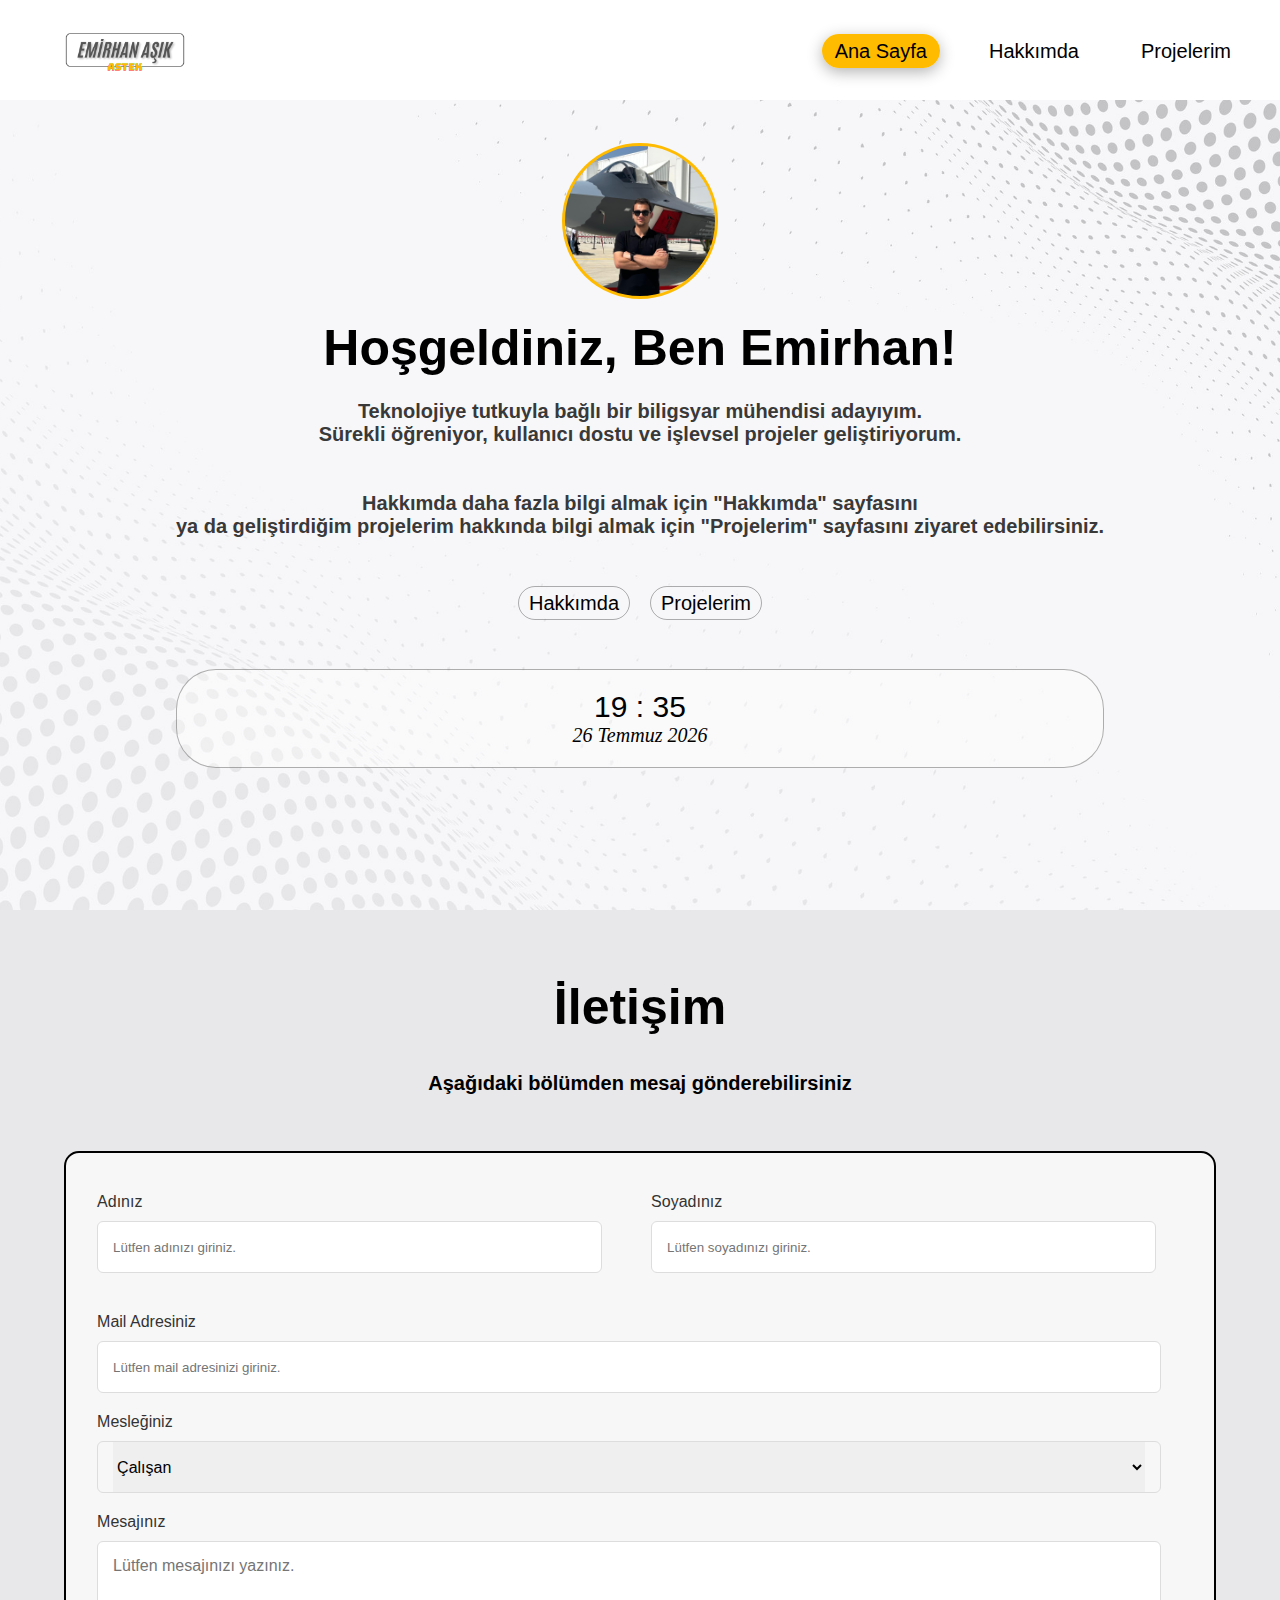
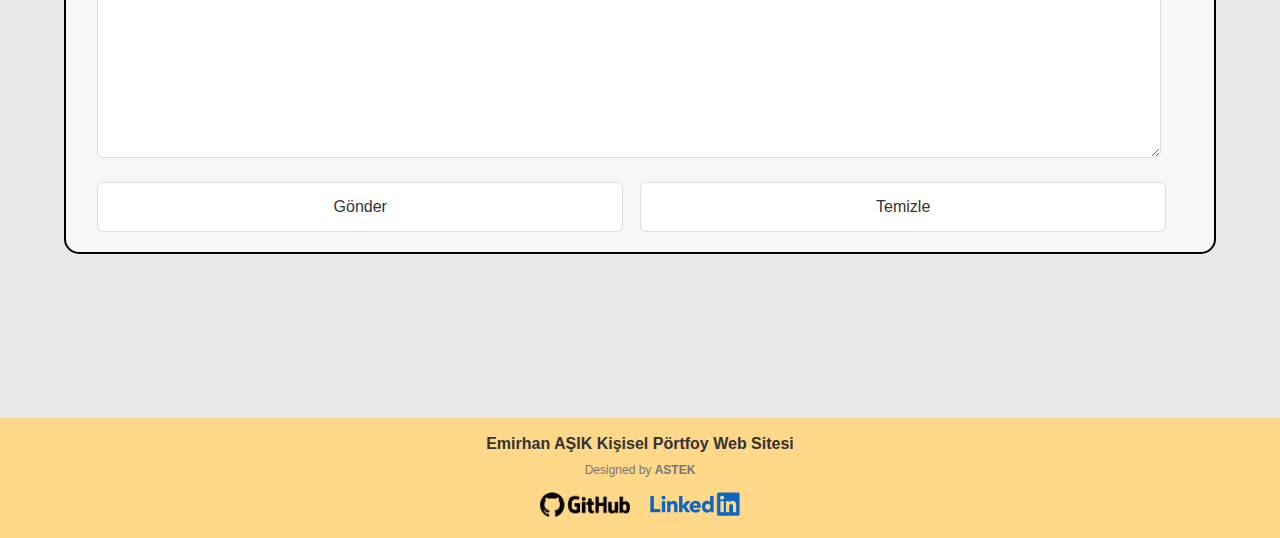
<file: index.html>
<!DOCTYPE html>
<html lang="en">
<head>
    <meta charset="UTF-8">
    <meta name="viewport" content="width=device-width, initial-scale=1.0">
    <title>Kişisel Portföy Web Sitesi</title>
    <link rel="stylesheet" href="assets/css/main.css">
</head>
<body>
    <div class="container">
        <div class="navbar">
            <div class="logo"></div>
            <ul>
                <li><a href="index.html" class="active">Ana Sayfa</a></li>
                <li><a href="about-page.html">Hakkımda</a></li>
                <li><a href="projects-page.html">Projelerim</a></li>
            </ul>
            <div class="toggle_btn"></div>
        </div>

        <div class="drw_menu">
            <li><a href="index.html" class="active">Ana Sayfa</a></li>
                <li><a href="about-page.html">Hakkımda</a></li>
                <li><a href="projects-page.html">Projelerim</a></li>
        </div>

        <section id="homepage">
            <div class="homepage-container">
                <div class="homepage-texts-container">
                    <div class="profile-picture"></div>
                    <h1>Hoşgeldiniz, Ben Emirhan!<br></h1>
                    <h2><br>Teknolojiye tutkuyla bağlı bir biligsyar mühendisi adayıyım. <br>Sürekli öğreniyor, kullanıcı dostu ve işlevsel projeler geliştiriyorum.<br><br>
                    <h2><br>Hakkımda daha fazla bilgi almak için "Hakkımda" sayfasını <br> ya da geliştirdiğim projelerim hakkında bilgi almak için "Projelerim" sayfasını ziyaret edebilirsiniz.</h2> <br><br><br>
                    <a href="about-page.html" target="_self">Hakkımda</a>
                    <a href="projects-page.html" target="_self">Projelerim</a> 
                    <br><br><br><br>
                    <div class="time_date">
                        <div class="time">
                            <span id="hour"></span>
                            <span id="dots">:</span>
                            <span id="minute"></span>
                        </div>
                        <div class="date">
                            <span id="day"> </span>
                            <span id="month"> </span>
                            <span id="year"></span>
                        </div>
                    </div>
                  </div>
            </div>
        </section>
        
        <section id="contacts">
            <div class="contacts-container">
                <div class="contacts-title-container">
                    <br><h1>İletişim</h1> <br><br>
                    <h2>Aşağıdaki bölümden mesaj gönderebilirsiniz</h2><br><br>
                </div>
                <div class="message-form">
                    <div id="error"></div>
                    <form id="form" action="/" method="get" class="form">
                        <div class="column">
                            <div class="input-box">
                                <label for="name">Adınız</label><br>
                                <input id="name" type="text" placeholder="Lütfen adınızı giriniz."/>
                            </div>
                            <div class="input-box">
                                <label for="surname">Soyadınız</label><br>
                                <input id="surname" type="text" placeholder="Lütfen soyadınızı giriniz."/>
                            </div>
                        </div>
                        <div class="input-box">
                            <label for="email">Mail Adresiniz</label><br>
                            <input id="email" type="text" placeholder="Lütfen mail adresinizi giriniz."/>
                        </div>
                        <div class="input-box">
                            <label>Mesleğiniz</label><br>
                            <div class="select-box">
                                <select>
                                    <option selected>Çalışan
                                        <option>Mezun
                                        <option>Öğrenci
                                        <option>Diğer
                                    </option>
                                </select>
                            </div>
                        </div>
                        <div class="input-box">
                            <label for="textArea">Mesajınız</label><br>
                            <textarea id="textArea" placeholder="Lütfen mesajınızı yazınız."></textarea>
                        </div>
                        <button type="submit">Gönder</button>
                        <button type="reset">Temizle</button>
                    </form>
                </div><br><br><br><br><br><br><br><br>
            </div>
        </section>

        <div class="footer">
            <div class="footer-container">
                <h2>Emirhan AŞIK Kişisel Pörtfoy Web Sitesi</h2>
                <p>Designed by <b>ASTEK</b></p>
                <div class="social-media">
                    <a href="https://github.com/emiras61" target="_blank">
                        <img src="assets/img/github.png" alt="GitHub">
                    </a>
                    <a href="https://www.linkedin.com/in/emiras61/" target="_blank">
                        <img src="assets/img/linkedin.png" alt="Linkedin">
                    </a>
                </div>
            </div>
        </div>
    </div>
    <script src="assets/js/main.js"></script>
</body>
</html>
</file>
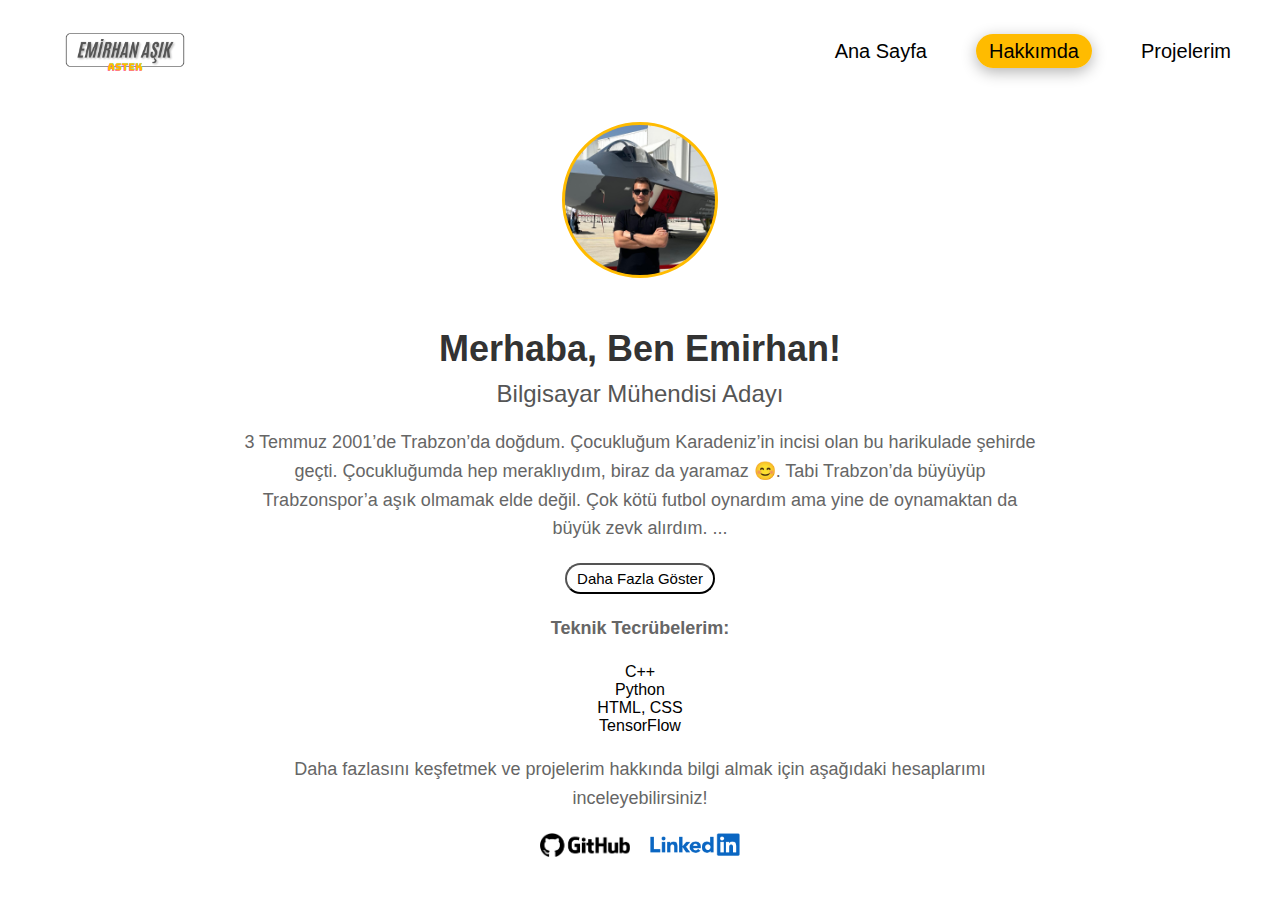
<file: about-page.html>
<!DOCTYPE html>
<html lang="en">
<head>
    <meta charset="UTF-8">
    <meta name="viewport" content="width=device-width, initial-scale=1.0">
    <title>Hakımda Sayfası</title>
    <link rel="stylesheet" href="assets/css/main.css">
</head>
<body>
    <div class="container">
        <div class="navbar">
            <div class="logo"></div>
            <ul>
                <li><a href="index.html">Ana Sayfa</a></li>
                <li><a href="about-page.html" class="active">Hakkımda</a></li>
                <li><a href="projects-page.html">Projelerim</a></li>
            </ul>
            <div class="toggle_btn"></div>
        </div>

        <div class="drw_menu">
            <li><a href="index.html">Ana Sayfa</a></li>
                <li><a href="about-page.html" class="active">Hakkımda</a></li>
                <li><a href="projects-page.html">Projelerim</a></li>
        </div>

        <section id="aboutpage">
            <div class="aboutpage-container">
                <div class="aboutpage-texts-container"><br><br><br><br>
                    <div class="profile-picture"></div>
                    <h1>Merhaba, Ben Emirhan!</h1>
                    <h2>Bilgisayar Mühendisi Adayı</h2>
                    <p class="text">3 Temmuz 2001’de Trabzon’da doğdum. Çocukluğum Karadeniz’in incisi olan bu harikulade şehirde geçti.
                        Çocukluğumda hep meraklıydım, biraz da yaramaz 😊. Tabi Trabzon’da büyüyüp Trabzonspor’a aşık olmamak elde değil.
                        Çok kötü futbol oynardım ama yine de oynamaktan da büyük zevk alırdım. 
                        <span class="dots"> ...</span>
                        <span class="moreText"> Dedim ya meraklıyım diye, oyuncaklarımı hep içini açıp kontrol ederdim. Kırılanları birleştirip
                            tamir ederdim. O zamanlarda dedem bana “büyünce mucit olursun” derdi. Tabi mucitliğin ne demek olduğunu bilmemekle
                            birlikte küçükken aklımda hep mucit olmak vardı. Lise zamanım geldiğinde artık her şeyin daha da farkındaydım.
                            En azından mucitliğin ne demek olduğunu biliyordum. Kendimce belirlediğim ve arasında karar vermekte oldukça
                            zorlandığım iki mühendislik vardı; Makine Mühendisliği ve Elektrik-Elektronik Mühendisliği. Lise ikiye giderken
                            kuzenimi ödevi gereği kod yazarken görmüştüm ve çok ilgimi çekmişti. Ben de kod yazmak istiyordum ve Youtube’dan
                            izlediğim bir video ile başladı her şey. Videodakilerin aynısını yaparak ilk konsol uygulamamı yapmıştım.
                            Python ile yapılmış son derece basit bir uygulamaydı ama çok büyük bir uygulama yapmışım gibi hissediyordum. 
                            O gün Kararımı vermiştim. Ne Makine Mühendisi ne de Elektrik-Elektronik Mühendisi. Bilgisayar Mühendisi olmak
                            istiyordum. Üniversite sınavına girip Recep Tayyip Erdoğan Üniversitesi Bilgisayar Mühendisliğini kazandım.
                            Okul hayatımda küçüklükten gelen “mucitlik” ile birkaç farklı proje geliştirdim. Aynı zamanda daha gelişmiş
                            konsol uygulamaları yazdım 😊. Hedefim çok büyük projelerde yer alıp alanında iyi bir Bilgisayar Mühendisi olmak.
                            Profesyonel misyonum; teknik, sosyal ve idari alanda çok disiplinli becerilere dayalı yenilikçi çözümleri geliştirerek,
                            üreterek veya yöneterek insanlar ve çevre için yaşam kalitesini yükseltecek şekilde sunmaktır. 
                    </span></p>
                    <button class="read-more-btn">Daha Fazla Göster</button>
                    <p>
                        <strong>Teknik Tecrübelerim:</strong> 
                        <ul>
                            <li>C++</li>
                            <li>Python</li>
                            <li>HTML, CSS</li>
                            <li>TensorFlow</li>
                        </ul>
                    </p>
                    <p>
                        Daha fazlasını keşfetmek ve projelerim hakkında bilgi almak için aşağıdaki hesaplarımı inceleyebilirsiniz!
                    </p>
                    <div class="social-media">
                        <a href="https://github.com/emiras61" target="_blank">
                            <img src="assets/img/github.png" alt="GitHub">
                        </a>
                        <a href="https://www.linkedin.com/in/emiras61/" target="_blank">
                            <img src="assets/img/linkedin.png" alt="Linkedin">
                        </a>
                    </div>
                </div>
            </div>
        </section>
    </div>
    <script src="assets/js/about.js"></script>
</body>
</html>
</file>
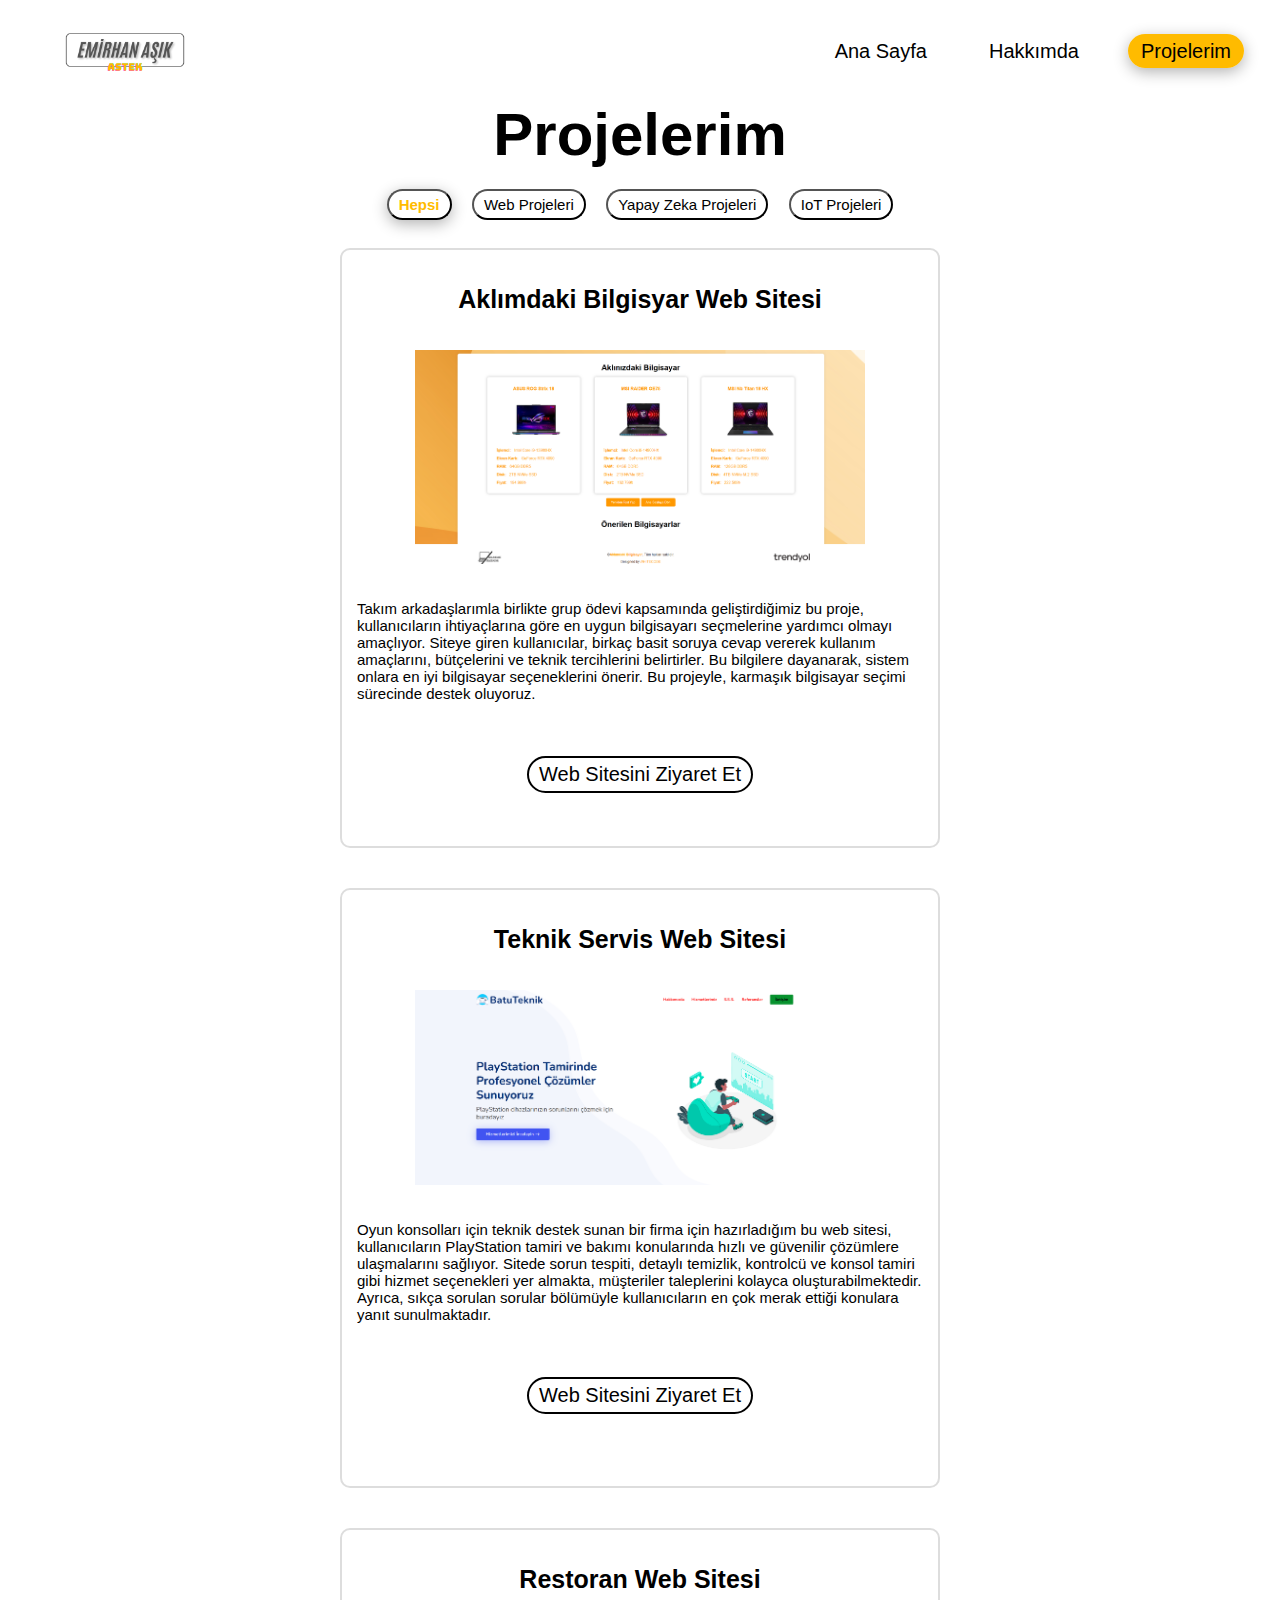
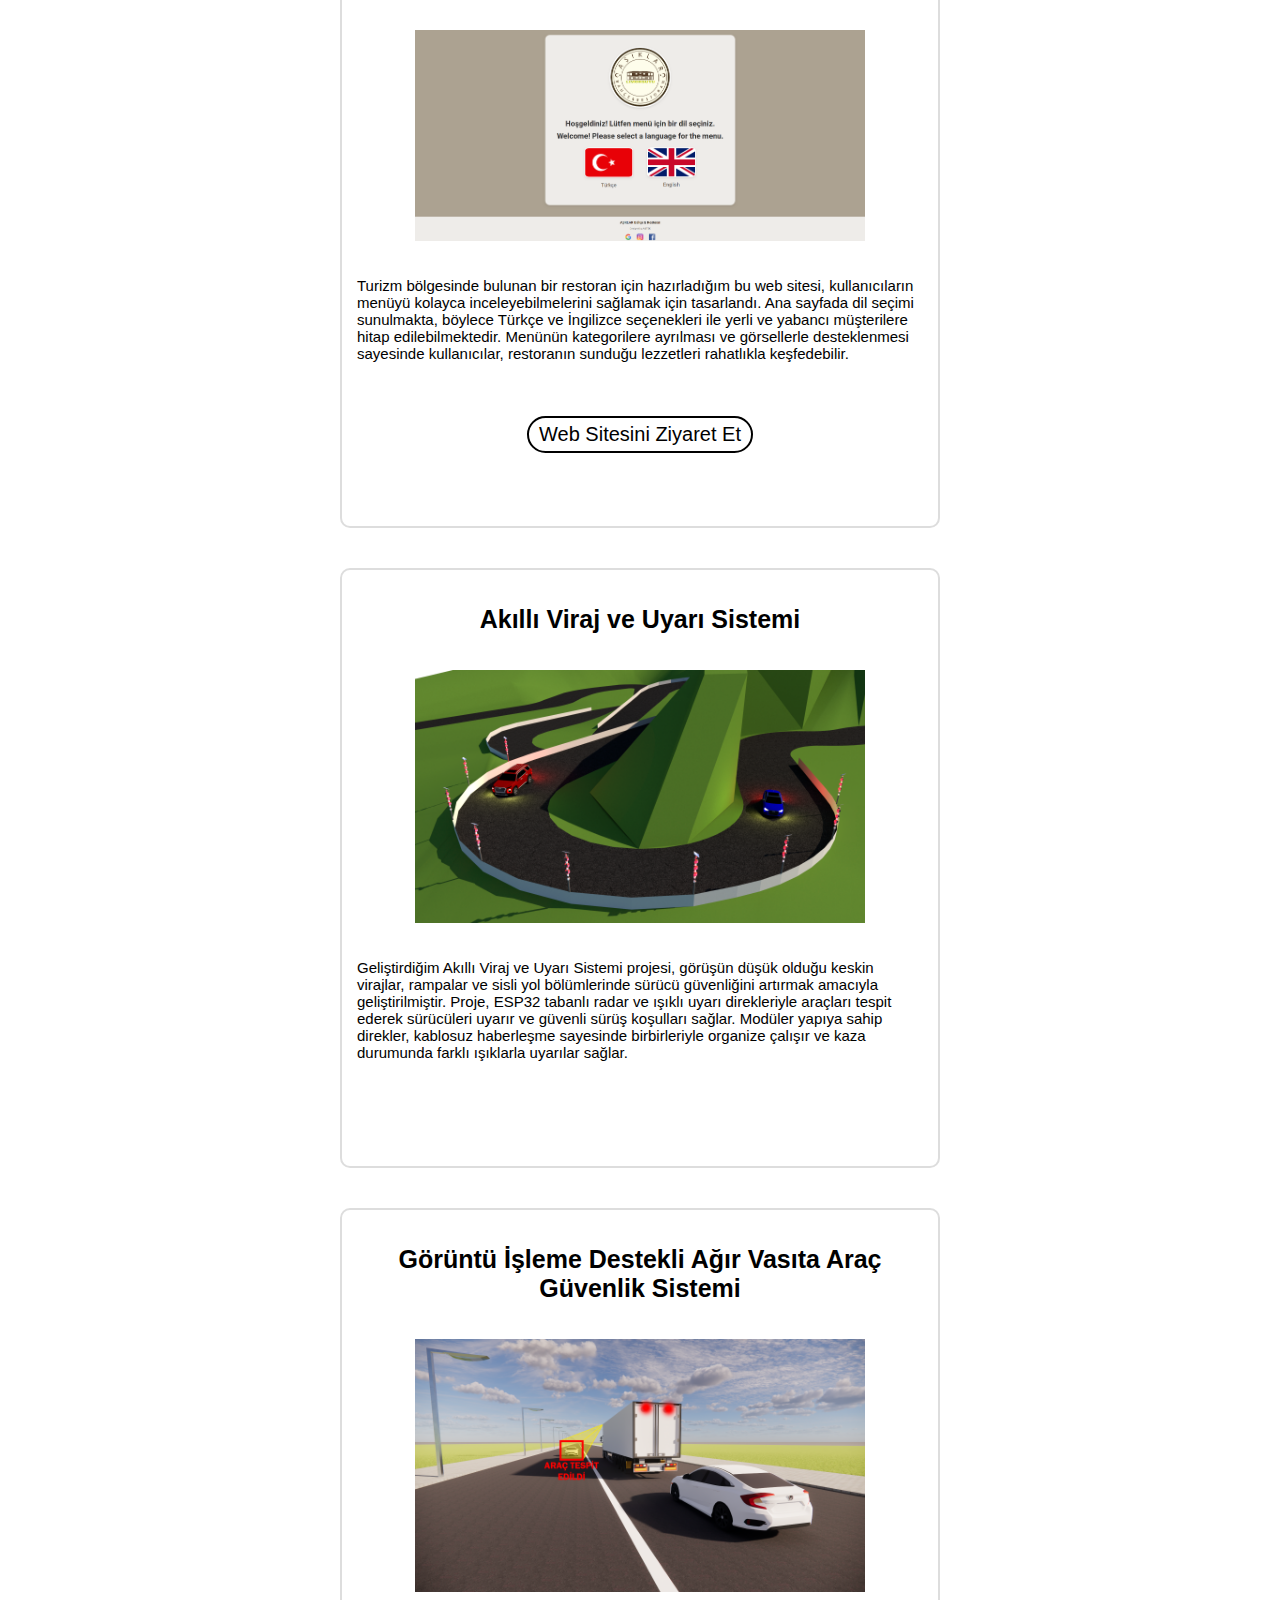
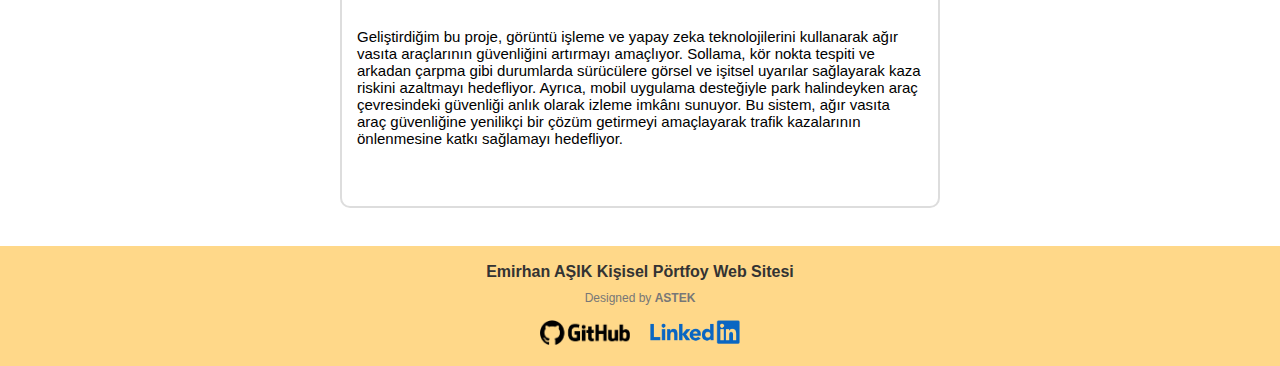
<file: projects-page.html>
<!DOCTYPE html>
<html lang="en">
<head>
    <meta charset="UTF-8">
    <meta name="viewport" content="width=device-width, initial-scale=1.0">
    <title>Projelerim Sayfası</title>
    <link rel="stylesheet" href="assets/css/main.css">
</head>
<body>
    <div class="container">
        <div class="navbar">
            <div class="logo"></div>
            <ul>
                <li><a href="index.html">Ana Sayfa</a></li>
                <li><a href="about-page.html">Hakkımda</a></li>
                <li><a href="projects-page.html" class="active">Projelerim</a></li>
            </ul>
            <div class="toggle_btn"></div>
        </div>

        <div class="drw_menu">
            <li><a href="index.html">Ana Sayfa</a></li>
                <li><a href="about-page.html">Hakkımda</a></li>
                <li><a href="projects-page.html" class="active">Projelerim</a></li>
        </div>

        <section id="projects">
            <div class="projects-containers">
                <div class="projects-title-container">
                    <h1>Projelerim</h1>
                </div>
                <div class="projects-bar-container" id="filter-buttons">
                    <button class="active" data-filter="all">Hepsi</button>
                    <button data-filter="web">Web Projeleri</button>
                    <button data-filter="ai">Yapay Zeka Projeleri</button>
                    <button data-filter="iot">IoT Projeleri</button>
                    <br><br>
                </div>
                <div class="projects-container" id="filterable-projects">
                    <div class="project-container" data-name="web">
                        <h3>Aklımdaki Bilgisyar Web Sitesi</h3><br><br>
                        <img src="assets/img/bilgisayar.png" alt="AVUS"> <br><br>
                        <p>Takım arkadaşlarımla birlikte grup ödevi kapsamında geliştirdiğimiz bu proje, kullanıcıların ihtiyaçlarına göre en uygun bilgisayarı seçmelerine yardımcı olmayı amaçlıyor. Siteye giren kullanıcılar, birkaç basit soruya cevap vererek kullanım amaçlarını, bütçelerini ve teknik tercihlerini belirtirler. Bu bilgilere dayanarak, sistem onlara en iyi bilgisayar seçeneklerini önerir. Bu projeyle, karmaşık bilgisayar seçimi sürecinde destek oluyoruz.</p><br><br><br>
                        <a href="https://emiras61.github.io/aklimdakibilgisyar/" target="_blank">Web Sitesini Ziyaret Et</a>
                    </div>
                    <div class="project-container" data-name="web">
                        <h3>Teknik Servis Web Sitesi</h3><br><br>
                        <img src="assets/img/teknik.png" alt="AVUS"> <br><br>
                        <p>Oyun konsolları için teknik destek sunan bir firma için hazırladığım bu web sitesi, kullanıcıların PlayStation tamiri ve bakımı konularında hızlı ve güvenilir çözümlere ulaşmalarını sağlıyor. Sitede sorun tespiti, detaylı temizlik, kontrolcü ve konsol tamiri gibi hizmet seçenekleri yer almakta, müşteriler taleplerini kolayca oluşturabilmektedir. Ayrıca, sıkça sorulan sorular bölümüyle kullanıcıların en çok merak ettiği konulara yanıt sunulmaktadır.</p><br><br><br>
                        <a href="https://emiras61.github.io/batuteknik/" target="_blank">Web Sitesini Ziyaret Et</a>
                    </div>
                    <div class="project-container" data-name="web">
                        <h3>Restoran Web Sitesi</h3><br><br>
                        <img src="assets/img/restoran.png" alt="AVUS"> <br><br>
                        <p>Turizm bölgesinde bulunan bir restoran için hazırladığım bu web sitesi, kullanıcıların menüyü kolayca inceleyebilmelerini sağlamak için tasarlandı. Ana sayfada dil seçimi sunulmakta, böylece Türkçe ve İngilizce seçenekleri ile yerli ve yabancı müşterilere hitap edilebilmektedir. Menünün kategorilere ayrılması ve görsellerle desteklenmesi sayesinde kullanıcılar, restoranın sunduğu lezzetleri rahatlıkla keşfedebilir.</p><br><br><br>
                        <a href="https://emiras61.github.io/abrestoran/" target="_blank">Web Sitesini Ziyaret Et</a>
                    </div>
                    <div class="project-container" data-name="iot"> 
                        <h3>Akıllı Viraj ve Uyarı Sistemi</h3> <br><br>
                        <img src="assets/img/avus.png" alt="AVUS"> <br><br>
                        <p>Geliştirdiğim Akıllı Viraj ve Uyarı Sistemi projesi, görüşün düşük olduğu keskin virajlar, rampalar ve sisli yol bölümlerinde sürücü güvenliğini artırmak amacıyla geliştirilmiştir. Proje, ESP32 tabanlı radar ve ışıklı uyarı direkleriyle araçları tespit ederek sürücüleri uyarır ve güvenli sürüş koşulları sağlar. Modüler yapıya sahip direkler, kablosuz haberleşme sayesinde birbirleriyle organize çalışır ve kaza durumunda farklı ışıklarla uyarılar sağlar.<br><br><br></p>
                    </div>
                    <div class="project-container" data-name="ai">
                        <h3>Görüntü İşleme Destekli Ağır Vasıta Araç Güvenlik Sistemi</h3><br><br>
                        <img src="assets/img/visiguard.png" alt="AVUS"> <br><br>
                        <p>Geliştirdiğim bu proje, görüntü işleme ve yapay zeka teknolojilerini kullanarak ağır vasıta araçlarının güvenliğini artırmayı amaçlıyor. Sollama, kör nokta tespiti ve arkadan çarpma gibi durumlarda sürücülere görsel ve işitsel uyarılar sağlayarak kaza riskini azaltmayı hedefliyor. Ayrıca, mobil uygulama desteğiyle park halindeyken araç çevresindeki güvenliği anlık olarak izleme imkânı sunuyor. Bu sistem, ağır vasıta araç güvenliğine yenilikçi bir çözüm getirmeyi amaçlayarak trafik kazalarının önlenmesine katkı sağlamayı hedefliyor.</p><br><br><br>
                    </div>
                </div>
            </div>
        </section> <br>

        <div class="footer">
            <div class="footer-container">
                <h2>Emirhan AŞIK Kişisel Pörtfoy Web Sitesi</h2>
                <p>Designed by <b>ASTEK</b></p>
                <div class="social-media">
                    <a href="https://github.com/emiras61" target="_blank">
                        <img src="assets/img/github.png" alt="GitHub">
                    </a>
                    <a href="https://www.linkedin.com/in/emiras61/" target="_blank">
                        <img src="assets/img/linkedin.png" alt="Linkedin">
                    </a>
                </div>
            </div>
        </div>
    </div>
    <script src="assets/js/projects.js"></script>
</body>
</html>
</file>
<file: assets/css/main.css>
*{
    margin: 0;
    padding: 0;
}

.container{
    height: 100vh;
    background-color: rgba(255, 255, 255, 0);
    background-size: 100% 100%;
}

/* Navbar Bölümü Başlangıcı */
.container .navbar{
    position: fixed;
    width: 100%;
    height: 100px;
    background-color: rgb(255, 255, 255);
}

.navbar .logo {
    display: inline-block;
    margin-left: 50px;
}

.logo {
    width: 150px;
    height: 100px;
    background-image: url('../img/logo.png');
    background-size: contain;
    background-repeat: no-repeat;
    background-position: center;
}

.navbar ul{
    float: right;
    margin-right: 20px;
}

.navbar ul li {
    display: inline-block;
    list-style: none;
    margin: 0 8px;
    margin-top: 40px;
}

.navbar ul li a{
    text-decoration: none;
    color: rgb(0, 0, 0);
    margin: 0 8px;
    margin-top: 30px;
    font-family: sans-serif;
    font-size: 20px;
    padding: 6px 13px;
    transition: all 0.3s ease;
}

.navbar ul li a.active{
    background-color: rgb(255, 187, 0);
    border-radius: 20px;
    box-shadow: 0px 4px 15px rgba(0, 0, 0, 0.3);
}

.navbar ul li a:hover{
    color: rgb(255, 255, 255);
    background-color: rgb(255, 187, 0);
    border-radius: 20px;
    box-shadow: 0px 4px 15px rgba(0, 0, 0, 0.3);
}

.navbar ul li a.active:hover{
    color: rgb(255, 255, 255);
    transition: transform 0.5s;
}

.navbar .toggle_btn {
    width: 40px; 
    height: 40px; 
    background-image: url('../img/bar.png'); 
    background-size: cover; 
    background-position: center; 
    cursor: pointer;
    display: none;

}

.drw_menu{
    display: none;
    position: absolute;
    right: 2rem;
    top: 80px;
    width: 300px;
    height: 0px;
    background: rgba(255, 255, 255, 0.1);
    backdrop-filter: blur(15px);
    border-radius: 10px;
    overflow: hidden;
    padding: 6px 13px;
    transition: height 0.2s cubic-bezier(0.175, 0.885, 0.32, 1.275);
}

.drw_menu.open {
    position: fixed;
    top: 0;
    right: 0;
    height: 300px;
}

.drw_menu li{
    padding: 1rem;
    margin-top: 10px;
    display: flex;
    align-items: center;
    justify-content: center;
    text-decoration: none;
}

.drw_menu li a{
    text-decoration: none;
    color: rgb(0, 0, 0);
    font-family: sans-serif;
    font-size: 40px;
}

.drw_menu li a.active{
    background-color: rgb(255, 187, 0);
    border-radius: 40px;
    padding: 13px 13px;
}

@media (max-width: 768px) {
    .navbar .logo {
        margin-left: 20px;
    }

    .navbar ul li a {
        display: none;
    }

    .navbar .toggle_btn {
        display: block;
        float: right;
        margin-right: 1px;
        margin-top: 25px;
    }
    
    .drw_menu {
        display: block;
        left: 2rem;
        width: unset;
    }
}
/* Navbar Bölümü Sonu */

/* Footer Bölümü Başlangıcı*/
.footer-container {
    display: flex;
    flex-direction: column;
    align-items: center;
    justify-content: center;
    text-align: center;
    width: 100%;
    height: 120px;
    font-family: sans-serif;
    text-align: center;
    background-color: rgba(255, 176, 19, 0.499);
}

.footer-container h2 {
    font-size: 16px;
    color: #333;
    margin-bottom: 10px;
}

.footer-container p {
    font-size: 12px;
    color: #777;
    margin-bottom: 15px;
}

.social-media {
    display: flex;
    justify-content: center;
    gap: 20px;
}

.social-media a img {
    width: 90px;
    height: auto;
    transition: transform 0.3s ease;
}

.social-media a img:hover {
    transform: scale(1.2);
}
/* Footer Bölümü Sonu */


/* Anasayfa Bölümü Başlangıcı */
.homepage-container{
    width:100%;
    height: 910px;
    display: flex;
    align-items: center;
    justify-content: center;
    background-image: url('../img/background1.jpg');
    background-size: cover;
    background-position: center;
    background-repeat: no-repeat;
}

.homepage-texts-container {
    text-align: center;
}

.profile-picture {
    width: 150px;
    height: 150px;
    border-radius: 50%;
    background-image: url('../img/emirhan-asik.jpg');
    background-size: cover;
    background-position: center;
    border: 3px solid #ffbb00;
    margin: 0 auto 20px;
    transition: all 0.3s ease;
}

.profile-picture:hover {
    box-shadow: 0px 4px 15px rgba(0, 0, 0, 0.3);
    transform: scale(1.1);
}

.homepage-texts-container h1{
    color: rgb(0, 0, 0);
    font-family: sans-serif;
    font-size: 50px;
    text-align: center;
}

.homepage-texts-container h2{
    color: rgb(57, 57, 57);
    font-family: sans-serif;
    font-size: 20px;
    text-align: center;
}

.homepage-texts-container a {
    text-decoration: none;
    color: rgb(0, 0, 0);
    font-family: sans-serif;
    font-size: 20px;
    text-align: center;
    border: 0.5px solid rgba(0, 0, 0, 0.306);
    background-color: rgba(255, 255, 255, 0);
    border-radius: 40px;
    margin: 0 8px;
    padding: 5px 10px;
    transition: 0.5s;
}

.homepage-texts-container a:hover {
    color: rgb(255, 255, 255);
    background-color: rgb(255, 187, 0);
    box-shadow: 0px 4px 15px rgba(0, 0, 0, 0.3);
}

.homepage-texts-container button {
    color: rgb(0, 0, 0);
    font-family: sans-serif;
    font-size: 20px;
    text-align: center;
    background-color: rgba(255, 255, 255, 0);
    border-radius: 40px;
    padding: 15px 30px;
    transition: all 0.3s ease;
}

.homepage-texts-container button:hover {
    color: rgb(255, 255, 255);
    background-color: rgb(255, 187, 0);
    border-radius: 40px;
    padding: 15px 30px;
    box-shadow: 0px 4px 15px rgba(0, 0, 0, 0.3);
    transform: scale(1.1);
}

.time_date {
    border: 0.5px solid rgba(0, 0, 0, 0.306);
    background-color: rgba(255, 255, 255, 0.365);
    border-radius: 40px;
    padding: 20px 20px;
    transition: 0.5s;
}

.time_date:hover {
    box-shadow: 0px 4px 15px rgba(0, 0, 0, 0.3);
    transform: scale(1.1s);
}

.time {
    color: black;
    font-family: sans-serif;
    font-size: 30px;
}

.date {
    font-size: 20px;
    font-style: italic;
}

@media (max-width: 768px) {
    .homepage-texts-container {
        max-width: 80%;
        margin-top: 85px;
    }
}
/* Anasayfa Bölümü Sonu */

/* İletişim Bölümü Başlangıcı*/

.contacts-container{
    background-color: rgba(232, 231, 233);
}

.contacts-title-container{
    padding-top: 50px;
    font-family: sans-serif;
    text-align: center;
}

.contacts-title-container h1{
    font-size: 50px;
}

.contacts-title-container h2{
    font-size: 20px;
}

.message-form{
    width: 90%; 
    max-width: 1200px;
    margin: 20px auto;
    border-radius: 15px;
    border: 2px solid #000000;
    padding: 20px;
    box-sizing: border-box; 
    font-family: sans-serif;
    font-size: 20px;
    background-color: rgba(255, 255, 255, 0.644);
}

.message-form .form .input-box {
    width: 96%;
    margin-left: 1%;
    margin-top: 20px;
    margin-bottom: 20px;
    font-size: 1rem;
}

.input-box label {
    color: #333;
}

.form :where(.input-box input, .select-box) {
    margin-top: 10px;
    height: 50px;
    width: 97%;
    outline: none;
    border: 1px solid #ddd;
    border-radius: 6px;
    padding: 0 15px;
}

.form .column{
    display: flex;
    column-gap: 5%;
}

.form .column .input-box{
    width: 44%;
}

.select-box select{
    height: 100%;
    width: 100%;
    outline: none;
    border: none;
    font-size: 1rem;
}

.input-box textarea{
    margin-top: 10px;
    height: 200px;
    width: 97%;
    outline: none;
    border: 1px solid #ddd;
    border-radius: 6px;
    padding: 0 15px;
    padding-top: 15px;
    font-family: sans-serif;
    font-size: 1rem;
    color: #333;
}

.form button{
    height: 50px;
    width: 47.5%;
    margin-left: 1%;
    border: 1px solid #ddd;
    border-radius: 6px;
    padding: 0 15px;
    font-family: sans-serif;
    font-size: 1rem;
    color: #333;
    background-color: #ffffff;
    
}

.form button:hover{
    background-color: #ffbb00;
    transform: scale(1.1s);
}

@media (max-width: 768px) {
    .form .column{
        display:block;
    }

    .form .column .input-box{
        width: 96%;
    }

    .form button{
        width: 100%;
        margin-top: 20px;
        
    }
}

/* İletişim Bölümü Sonu */


/* Hakkımda Bölümü Başlangıcı */

.aboutpage-container {
    margin-top: 500px;
    max-width: 800px;
    margin: 0 auto;
    padding: 50px 20px;
    text-align: center;
    font-family: sans-serif;
    background-color: #ffffff;
}

.aboutpage-texts-container h1 {
    font-size: 36px;
    color: #333;
    margin-top: 50px;
}

.aboutpage-texts-container h2 {
    font-size: 24px;
    color: #555;
    margin-top: 10px;
    font-weight: normal;
}

.aboutpage-texts-container p {
    font-size: 18px;
    color: #666;
    line-height: 1.6;
    margin: 20px 0;
}

.aboutpage-texts-container ul li {
    list-style: none;
}

.text {
    font-size: 24px;
}
  
.moreText {
    display: none;
}
.read-more-btn {
    color: rgb(0, 0, 0);
    font-family: sans-serif;
    font-size: 15px;
    text-align: center;
    background-color: rgba(255, 255, 255, 0);
    border-radius: 40px;
    padding: 5px 10px;
    transition: all 0.3s ease;
    cursor: pointer;
}

.read-more-btn:hover {
    color: rgb(255, 255, 255);
    background-color: rgb(255, 187, 0);
    box-shadow: 0px 4px 15px rgba(0, 0, 0, 0.3);
    transform: scale(1.2);
}

.text.show-more .moreText {
    display: inline;
}

.text.show-more .dots {
    display: none;
}

/* Hakkımda Bölümü Sonu */



/* Projelerim Bölümü Başlangıcı */

.projects-title-container{
    padding-top: 100px;
    font-size: 30px;
    font-family: sans-serif;
    text-align: center;
}

.projects-bar-container{
    padding-top: 20px;
    font-family: sans-serif;
    text-align: center;
}

.projects-bar-container button {
    color: rgb(0, 0, 0);
    font-family: sans-serif;
    font-size: 15px;
    text-align: center;
    background-color: rgba(255, 255, 255, 0);
    border-radius: 40px;
    margin: 0 8px;
    padding: 5px 10px;
    transition: 0.5s;
}

@media (max-width: 768px) {
    .projects-bar-container button {
        width: 80%;
        margin-top: 10px;
    }
    .projects-bar-container button:hover {

        transform: scale(1.1s);
    }
    .projects-bar-container button.active:hover {
        transform: scale(1.2s);
    }
}

.projects-bar-container button:hover {
    color: rgb(255, 255, 255);
    background-color: rgb(255, 187, 0);
    box-shadow: 0px 4px 15px rgba(0, 0, 0, 0.3);
    transform: scale(1.1);
}

.projects-bar-container button.active {
    color: rgb(255, 187, 0);
    background-color: rgba(255, 187, 0, 0);
    box-shadow: 0px 4px 15px rgba(0, 0, 0, 0.3);
    font-weight: bold;
}

.projects-bar-container button.active:hover {
    color: rgb(0, 0, 0);
    background-color: rgb(255, 187, 0);
    box-shadow: 0px 4px 15px rgba(0, 0, 0, 0.3);
    transform: scale(1.2);
}

.projects-container{
    display: flex;
    align-items: center;
    width: 80%;
    margin: 0 auto;
    flex-wrap: wrap;
    gap: 10px;
    justify-content: center;
}

.project-container{
    height: 600px;
    flex-basis: calc(35% - 10px);
    aspect-ratio: 1 / 1;
    box-sizing: border-box;
    background: #ffffff;
    padding: 25px 20px;
    border-radius: 10px;
    border: 2px solid #ddd;
    margin: 10px auto 20px;
    display: flex;
    flex-direction: column;
    align-items: center;
    padding: 15px;
    opacity: 1;
    transition: opacity 0.3s ease;
}

@media (max-width: 768px) {
    .project-container {
        max-width: 100%;
        height: 600px;
    }
}


.projects-container .project-container.hide{
    display: none;
}

.project-container:hover{
    box-shadow: 0px 4px 15px rgba(0, 0, 0, 0.3);
    transform: scale(1.1s);
}

.project-container h3 {
    text-align: center;
    font-family: sans-serif;
    font-size: 25px;
    margin-top: 20px;
}

.project-container img {
    width: 100%;
    max-width: 450px;
    height: auto;
}

.project-container p {
    font-family: sans-serif;
    font-size: 15px;
}

.project-container a {
    text-decoration: none;
    color: rgb(0, 0, 0);
    font-family: sans-serif;
    font-size: 20px;
    text-align: center;
    border: 2px solid #000000;
    background-color: rgba(255, 255, 255, 0);
    border-radius: 40px;
    margin: 0 8px;
    padding: 5px 10px;
    transition: 0.5s;
}

.project-container a:hover {
    color: rgb(255, 255, 255);
    background-color: rgb(255, 187, 0);
    box-shadow: 0px 4px 15px rgba(0, 0, 0, 0.3);
    transform: scale(1.1);
}
/* Projelerim Bölümü Sonu */
</file>
